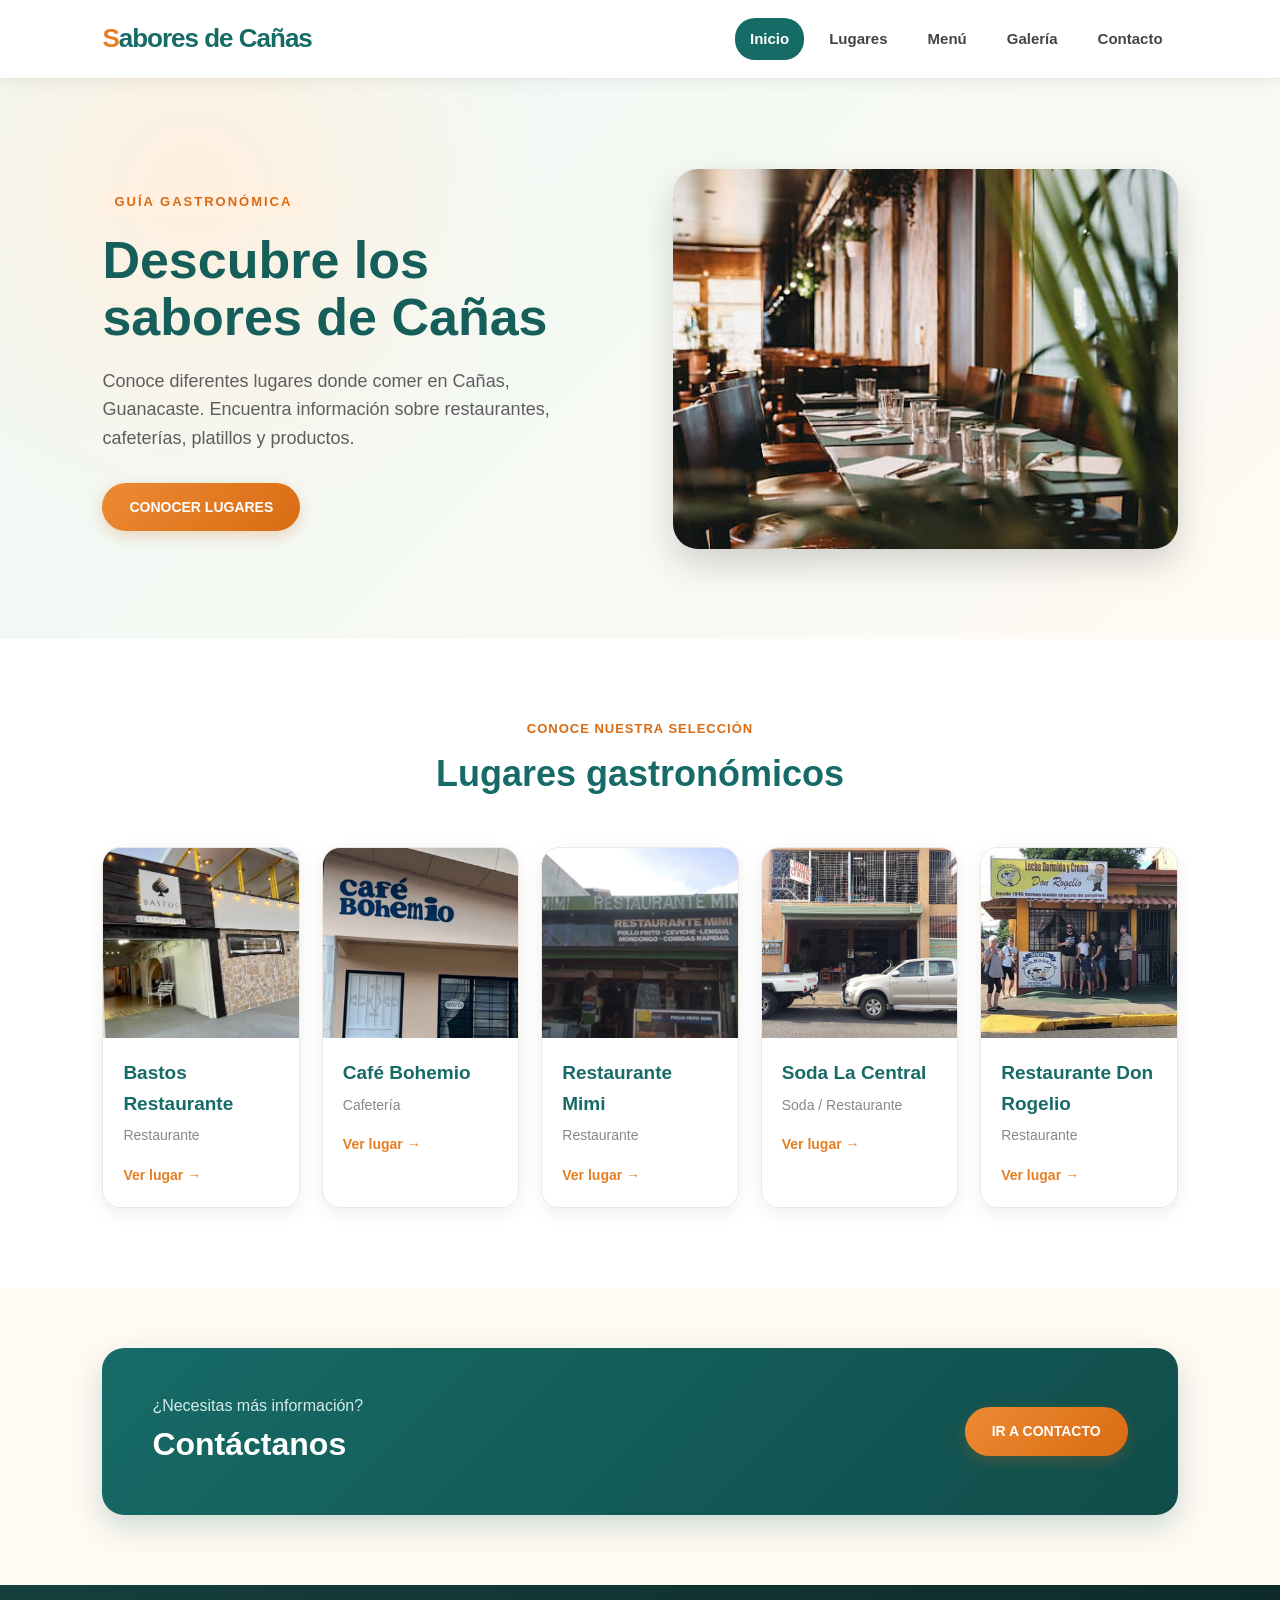
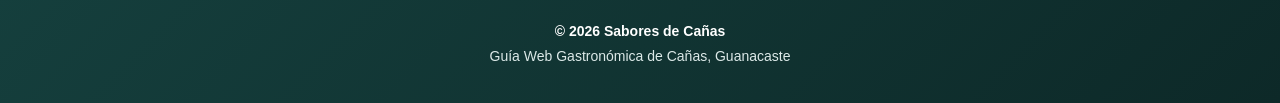
<file: index.html>
<!DOCTYPE html>
<html lang="es">

<head>
    <meta charset="UTF-8">
    <meta name="viewport" content="width=device-width, initial-scale=1.0">
    <title>Sabores de Cañas</title>

    <link rel="stylesheet" href="estilos.css">
</head>

<body>

    <header>
        <div class="logo">
            <h2>Sabores de Cañas</h2>
        </div>

        <nav>
            <a href="index.html" class="activo">Inicio</a>
            <a href="lugares.html">Lugares</a>
            <a href="menu.html">Menú</a>
            <a href="galeria.html">Galería</a>
            <a href="contacto.html">Contacto</a>
        </nav>
    </header>


    <main>

        <!-- PRESENTACIÓN -->
        <section class="inicio">

            <div class="inicio-texto">
                <p class="subtitulo">Guía gastronómica</p>

                <h1>Descubre los sabores de Cañas</h1>

                <p>
                    Conoce diferentes lugares donde comer en Cañas,
                    Guanacaste. Encuentra información sobre restaurantes,
                    cafeterías, platillos y productos.
                </p>

                <a href="lugares.html" class="boton">
                    CONOCER LUGARES
                </a>
            </div>

            <div class="inicio-imagen">
                <img src="principal.jpg"
                     alt="Gastronomía de Cañas">
            </div>

        </section>


        <!-- LUGARES DESTACADOS -->
        <section class="destacados">

            <div class="titulo-seccion">
                <p>Conoce nuestra selección</p>
                <h2>Lugares gastronómicos</h2>
            </div>


            <div class="contenedor-tarjetas">

                <article class="tarjeta">
                    <img src="bastos.png"
                         alt="Bastos Restaurante">

                    <div class="tarjeta-info">
                        <h3>Bastos Restaurante</h3>
                        <p>Restaurante</p>

                        <a href="lugares.html#bastos">
                            Ver lugar →
                        </a>
                    </div>
                </article>


                <article class="tarjeta">
                    <img src="bohemio.png"
                         alt="Café Bohemio">

                    <div class="tarjeta-info">
                        <h3>Café Bohemio</h3>
                        <p>Cafetería</p>

                        <a href="lugares.html#bohemio">
                            Ver lugar →
                        </a>
                    </div>
                </article>


                <article class="tarjeta">
                    <img src="mimi.png"
                         alt="Restaurante Mimi">

                    <div class="tarjeta-info">
                        <h3>Restaurante Mimi</h3>
                        <p>Restaurante</p>

                        <a href="lugares.html#mimi">
                            Ver lugar →
                        </a>
                    </div>
                </article>


                <article class="tarjeta">
                    <img src="central.png"
                         alt="Soda La Central">

                    <div class="tarjeta-info">
                        <h3>Soda La Central</h3>
                        <p>Soda / Restaurante</p>

                        <a href="lugares.html#central">
                            Ver lugar →
                        </a>
                    </div>
                </article>


                <article class="tarjeta">
                    <img src="rogelio.png"
                         alt="Restaurante Don Rogelio">

                    <div class="tarjeta-info">
                        <h3>Restaurante Don Rogelio</h3>
                        <p>Restaurante</p>

                        <a href="lugares.html#rogelio">
                            Ver lugar →
                        </a>
                    </div>
                </article>

            </div>

        </section>


        <!-- CONTACTO -->
        <section class="contacto-inicio">

            <div>
                <p>¿Necesitas más información?</p>
                <h2>Contáctanos</h2>
            </div>

            <a href="contacto.html" class="boton">
                IR A CONTACTO
            </a>

        </section>

    </main>


    <footer>
        <p>© 2026 Sabores de Cañas</p>
        <p>Guía Web Gastronómica de Cañas, Guanacaste</p>
    </footer>

<script src="script.js"></script>

</body>

</html>
</file>
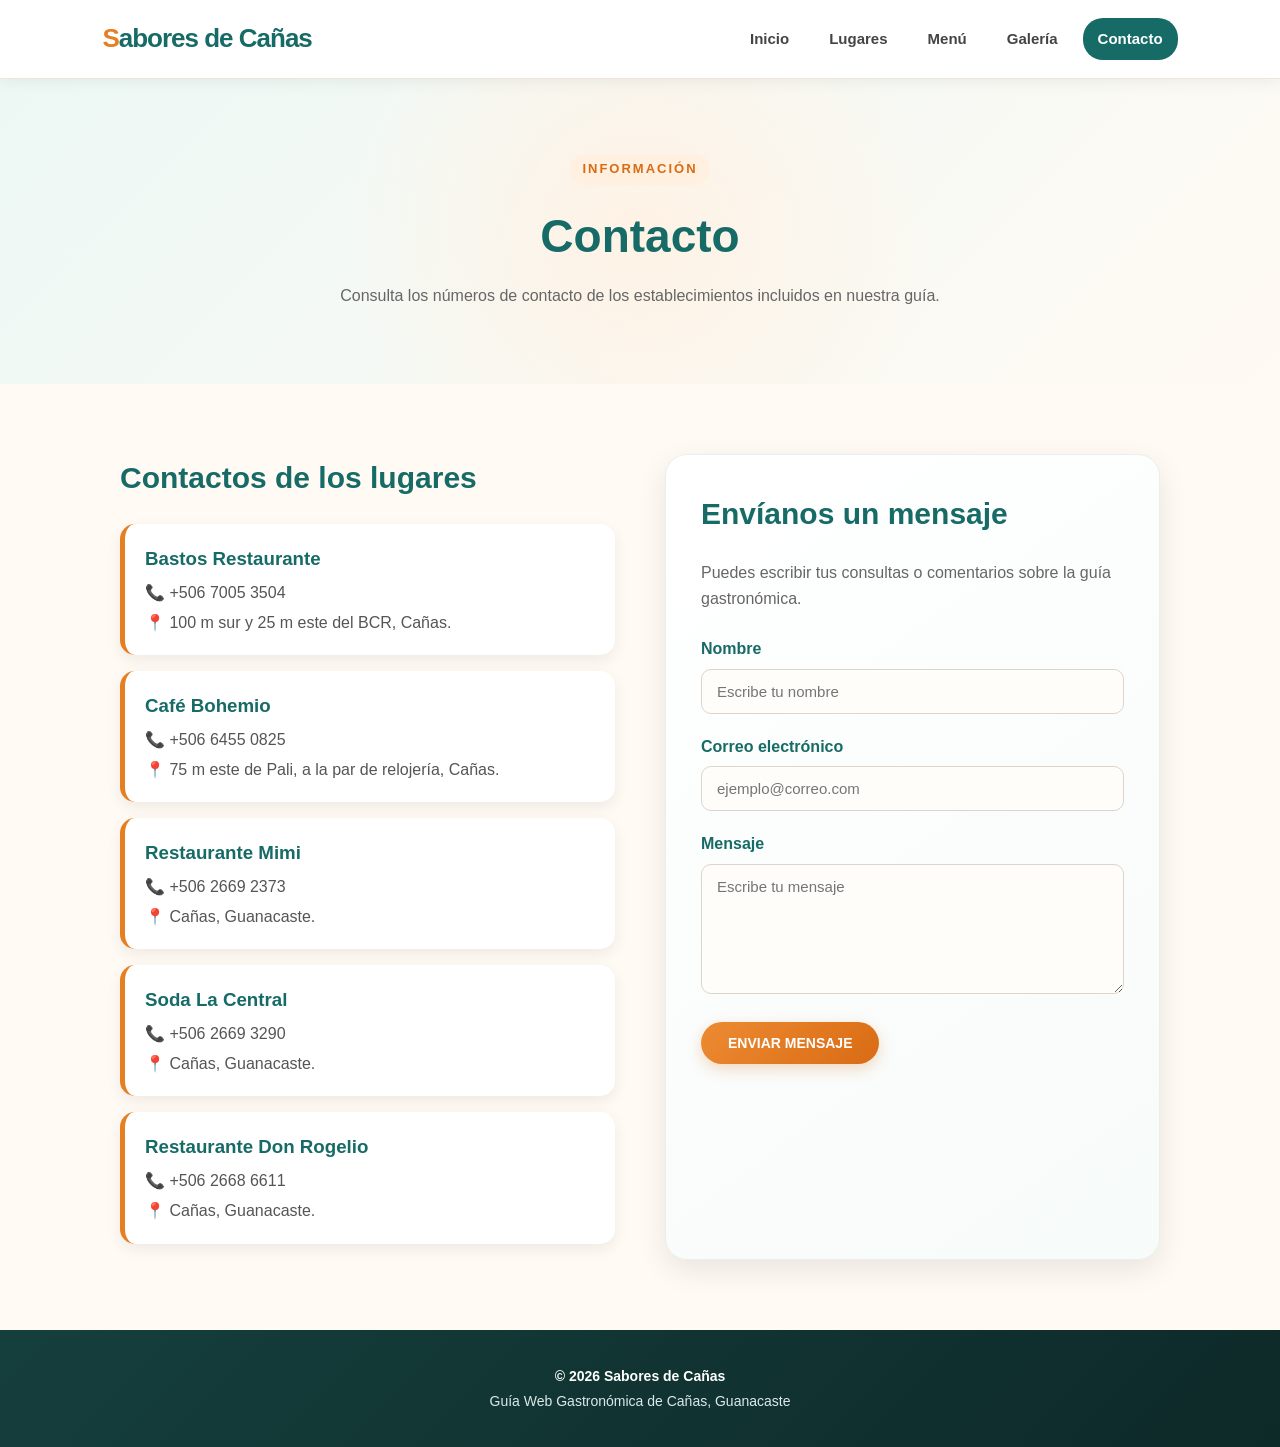
<file: contacto.html>
<!DOCTYPE html>
<html lang="es">

<head>
    <meta charset="UTF-8">
    <meta name="viewport" content="width=device-width, initial-scale=1.0">

    <title>Contacto | Sabores de Cañas</title>

    <link rel="stylesheet" href="estilos.css">
</head>

<body>

    <!-- =========================
         ENCABEZADO
    ========================== -->

    <header>

        <div class="logo">
            <h2>Sabores de Cañas</h2>
        </div>

        <nav>
            <a href="index.html">Inicio</a>
            <a href="lugares.html">Lugares</a>
            <a href="menu.html">Menú</a>
            <a href="galeria.html">Galería</a>
            <a href="contacto.html" class="activo">Contacto</a>
        </nav>

    </header>


    <main>

        <!-- =========================
             TÍTULO DE LA PÁGINA
        ========================== -->

        <section class="encabezado-pagina">

            <p class="subtitulo">
                Información
            </p>

            <h1>Contacto</h1>

            <p>
                Consulta los números de contacto de los
                establecimientos incluidos en nuestra guía.
            </p>

        </section>


        <!-- =========================
             CONTACTO
        ========================== -->

        <section class="contacto-contenedor">


            <!-- INFORMACIÓN DE LOS LUGARES -->

            <div class="datos-contacto">

                <h2>Contactos de los lugares</h2>


                <div class="contacto-lugar">

                    <h3>Bastos Restaurante</h3>

                    <p>
                        📞 +506 7005 3504
                    </p>

                    <p>
                        📍 100 m sur y 25 m este del BCR, Cañas.
                    </p>

                </div>


                <div class="contacto-lugar">

                    <h3>Café Bohemio</h3>

                    <p>
                        📞 +506 6455 0825
                    </p>

                    <p>
                        📍 75 m este de Pali, a la par de relojería, Cañas.
                    </p>

                </div>


                <div class="contacto-lugar">

                    <h3>Restaurante Mimi</h3>

                    <p>
                        📞 +506 2669 2373
                    </p>

                    <p>
                        📍 Cañas, Guanacaste.
                    </p>

                </div>


                <div class="contacto-lugar">

                    <h3>Soda La Central</h3>

                    <p>
                        📞 +506 2669 3290
                    </p>

                    <p>
                        📍 Cañas, Guanacaste.
                    </p>

                </div>


                <div class="contacto-lugar">

                    <h3>Restaurante Don Rogelio</h3>

                    <p>
                        📞 +506 2668 6611
                    </p>

                    <p>
                        📍 Cañas, Guanacaste.
                    </p>

                </div>

            </div>


            <!-- =========================
                 FORMULARIO
            ========================== -->

            <div class="caja-formulario">

                <h2>Envíanos un mensaje</h2>

                <p>
                    Puedes escribir tus consultas o comentarios
                    sobre la guía gastronómica.
                </p>


                <form
    id="formulario-contacto"
    action="https://script.google.com/macros/s/AKfycbw9MCAxdNZzAYWAcUl7oF7qz7sMlZqYrc6TTbxPRgeMRo52duho3zDGGxDqIv5DFe6C/exec"
    method="POST"
    target="envio-oculto"
    novalidate>

                    <!-- NOMBRE -->

                    <div class="campo">

                        <label for="nombre">
                            Nombre
                        </label>

                        <input
                            type="text"
                            id="nombre"
                            name="nombre"
                            placeholder="Escribe tu nombre"
                            required>

                    </div>


                    <!-- CORREO -->

                    <div class="campo">

                        <label for="correo">
                            Correo electrónico
                        </label>

                        <input
                            type="email"
                            id="correo"
                            name="correo"
                            placeholder="ejemplo@correo.com"
                            required>

                    </div>


                    <!-- MENSAJE -->

                    <div class="campo">

                        <label for="mensaje">
                            Mensaje
                        </label>

                        <textarea
                            id="mensaje"
                            name="mensaje"
                            rows="6"
                            placeholder="Escribe tu mensaje"
                            required></textarea>

                    </div>


                    <!-- BOTÓN -->

                    <button
                        type="submit"
                        class="boton">

                        ENVIAR MENSAJE

                    </button>

                    <p id="estado-formulario" class="estado-formulario" role="status" aria-live="polite"></p>

                </form>
                <iframe name="envio-oculto" id="envio-oculto" title="Respuesta del envío" hidden></iframe>

            </div>

        </section>

    </main>


    <!-- =========================
         PIE DE PÁGINA
    ========================== -->

    <footer>

        <p>
            © 2026 Sabores de Cañas
        </p>

        <p>
            Guía Web Gastronómica de Cañas, Guanacaste
        </p>

    </footer>


    <!-- JAVASCRIPT -->

    <script src="script.js"></script>

</body>

</html>
</file>
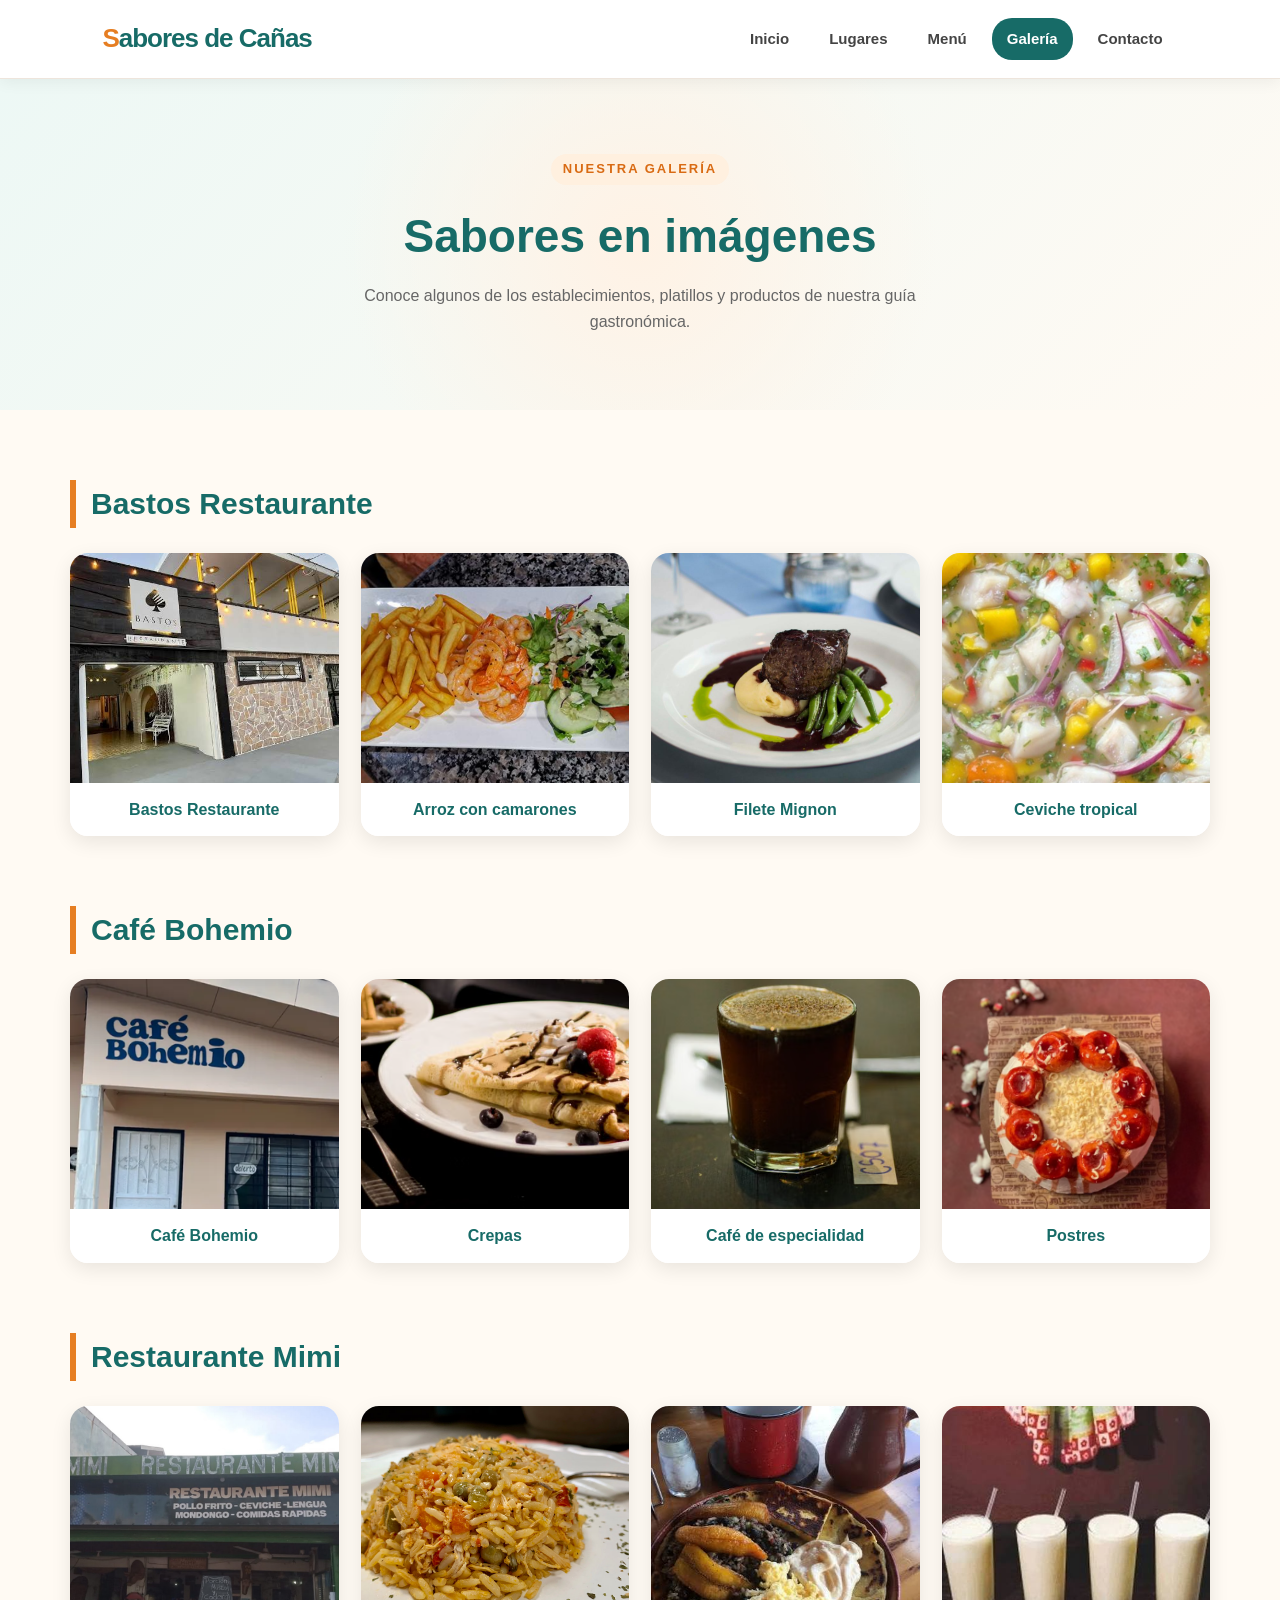
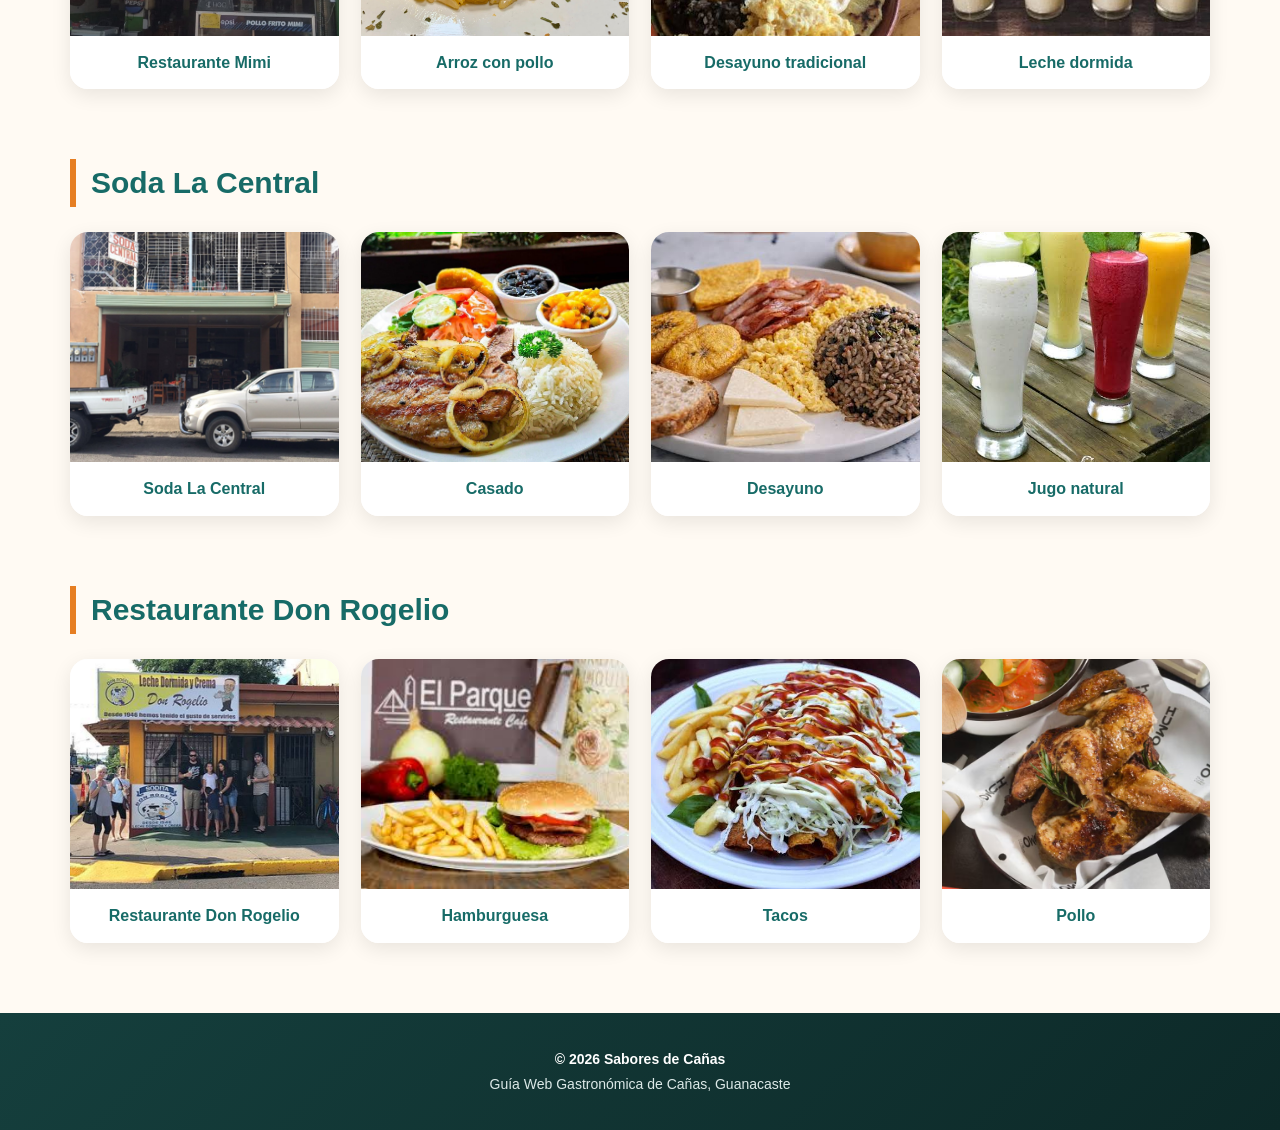
<file: galeria.html>
<!DOCTYPE html> 

<html lang="es"> 

<head> 
    <meta charset="UTF-8"> 
    <meta name="viewport" content="width=device-width, initial-scale=1.0"> 
    <title>Galería | Sabores de Cañas</title> 
    <link rel="stylesheet" href="estilos.css"> 
</head> 

<body> 

<header> 
    <div class="logo"> 
        <h2>Sabores de Cañas</h2> 
    </div> 

<nav> 
    <a href="index.html">Inicio</a> 
    <a href="lugares.html">Lugares</a> 
    <a href="menu.html">Menú</a> 
    <a href="galeria.html" class="activo">Galería</a> 
    <a href="contacto.html">Contacto</a>
</nav> 

</header> 

<main> 

<section class="encabezado-pagina"> 
    <p class="subtitulo">Nuestra galería</p> 
    <h1>Sabores en imágenes</h1> 
    <p> 
        Conoce algunos de los establecimientos, platillos 
        y productos de nuestra guía gastronómica. 
    </p> 
</section> 


<!-- BASTOS --> 
<section class="seccion-galeria"> 

    <h2>Bastos Restaurante</h2> 

    <div class="galeria"> 

        <figure> 
            <img src="bastos.png" 
                 alt="Bastos Restaurante"> 
            <figcaption>Bastos Restaurante</figcaption> 
        </figure> 

        <figure> 
            <img src="arroz con camarones.png" 
                 alt="Arroz con camarones"> 
            <figcaption>Arroz con camarones</figcaption> 
        </figure> 

        <figure> 
            <img src="filete mignon.png" 
                 alt="Filete Mignon"> 
            <figcaption>Filete Mignon</figcaption> 
        </figure> 

        <figure> 
            <img src="ceviche Tropical.jpg" 
                 alt="Ceviche tropical"> 
            <figcaption>Ceviche tropical</figcaption> 
        </figure> 

    </div> 
</section> 


<!-- CAFÉ BOHEMIO --> 
<section class="seccion-galeria"> 

    <h2>Café Bohemio</h2> 

    <div class="galeria"> 

        <figure> 
            <img src="bohemio.png" 
                 alt="Café Bohemio"> 
            <figcaption>Café Bohemio</figcaption> 
        </figure> 

        <figure> 
            <img src="crepas.png" 
                 alt="Crepas"> 
            <figcaption>Crepas</figcaption> 
        </figure> 

        <figure> 
            <img src="cafe de especialidad.png" 
                 alt="Café de especialidad"> 
            <figcaption>Café de especialidad</figcaption> 
        </figure> 

        <figure> 
            <img src="postres.png" 
                 alt="Postres"> 
            <figcaption>Postres</figcaption> 
        </figure> 

    </div> 
</section> 


<!-- MIMI --> 
<section class="seccion-galeria"> 

    <h2>Restaurante Mimi</h2> 

    <div class="galeria"> 

        <figure> 
            <img src="mimi.png" 
                 alt="Restaurante Mimi"> 
            <figcaption>Restaurante Mimi</figcaption> 
        </figure> 

        <figure> 
            <img src="arroz con pollo.jpg" 
                 alt="Arroz con pollo"> 
            <figcaption>Arroz con pollo</figcaption> 
        </figure> 

        <figure> 
            <img src="desayuno tradicional.jpg" 
                 alt="Desayuno tradicional"> 
            <figcaption>Desayuno tradicional</figcaption> 
        </figure> 

        <figure> 
            <img src="Restaurante Mimi - leche dormida.jpg" 
                 alt="Leche dormida"> 
            <figcaption>Leche dormida</figcaption> 
        </figure> 

    </div> 
</section> 


<!-- SODA LA CENTRAL --> 
<section class="seccion-galeria"> 

    <h2>Soda La Central</h2> 

    <div class="galeria"> 

        <figure> 
            <img src="central.png" 
                 alt="Soda La Central"> 
            <figcaption>Soda La Central</figcaption> 
        </figure> 

        <figure> 
            <img src="casado.jpg" 
                 alt="Casado"> 
            <figcaption>Casado</figcaption> 
        </figure> 

        <figure> 
            <img src="desayunos.jpg" 
                 alt="Desayuno"> 
            <figcaption>Desayuno</figcaption> 
        </figure> 

        <figure> 
            <img src="jugos naturales.jpg" 
                 alt="Jugo natural"> 
            <figcaption>Jugo natural</figcaption> 
        </figure> 

    </div> 
</section> 


<!-- DON ROGELIO --> 
<section class="seccion-galeria"> 

    <h2>Restaurante Don Rogelio</h2> 

    <div class="galeria"> 

        <figure> 
            <img src="rogelio.png" 
                 alt="Restaurante Don Rogelio"> 
            <figcaption>Restaurante Don Rogelio</figcaption> 
        </figure> 

        <figure> 
            <img src="hamburguesa.jpg" 
                 alt="Hamburguesa"> 
            <figcaption>Hamburguesa</figcaption> 
        </figure> 

        <figure> 
            <img src="tacos.jpg" 
                 alt="Tacos"> 
            <figcaption>Tacos</figcaption> 
        </figure> 

        <figure> 
            <img src="pollo asado.avif" 
                 alt="Pollo"> 
            <figcaption>Pollo</figcaption> 
        </figure> 

    </div> 
</section> 

</main> 

<footer> 
    <p>© 2026 Sabores de Cañas</p> 
    <p>Guía Web Gastronómica de Cañas, Guanacaste</p> 
</footer> 

<script src="script.js"></script>

</body> 
</html>
</file>
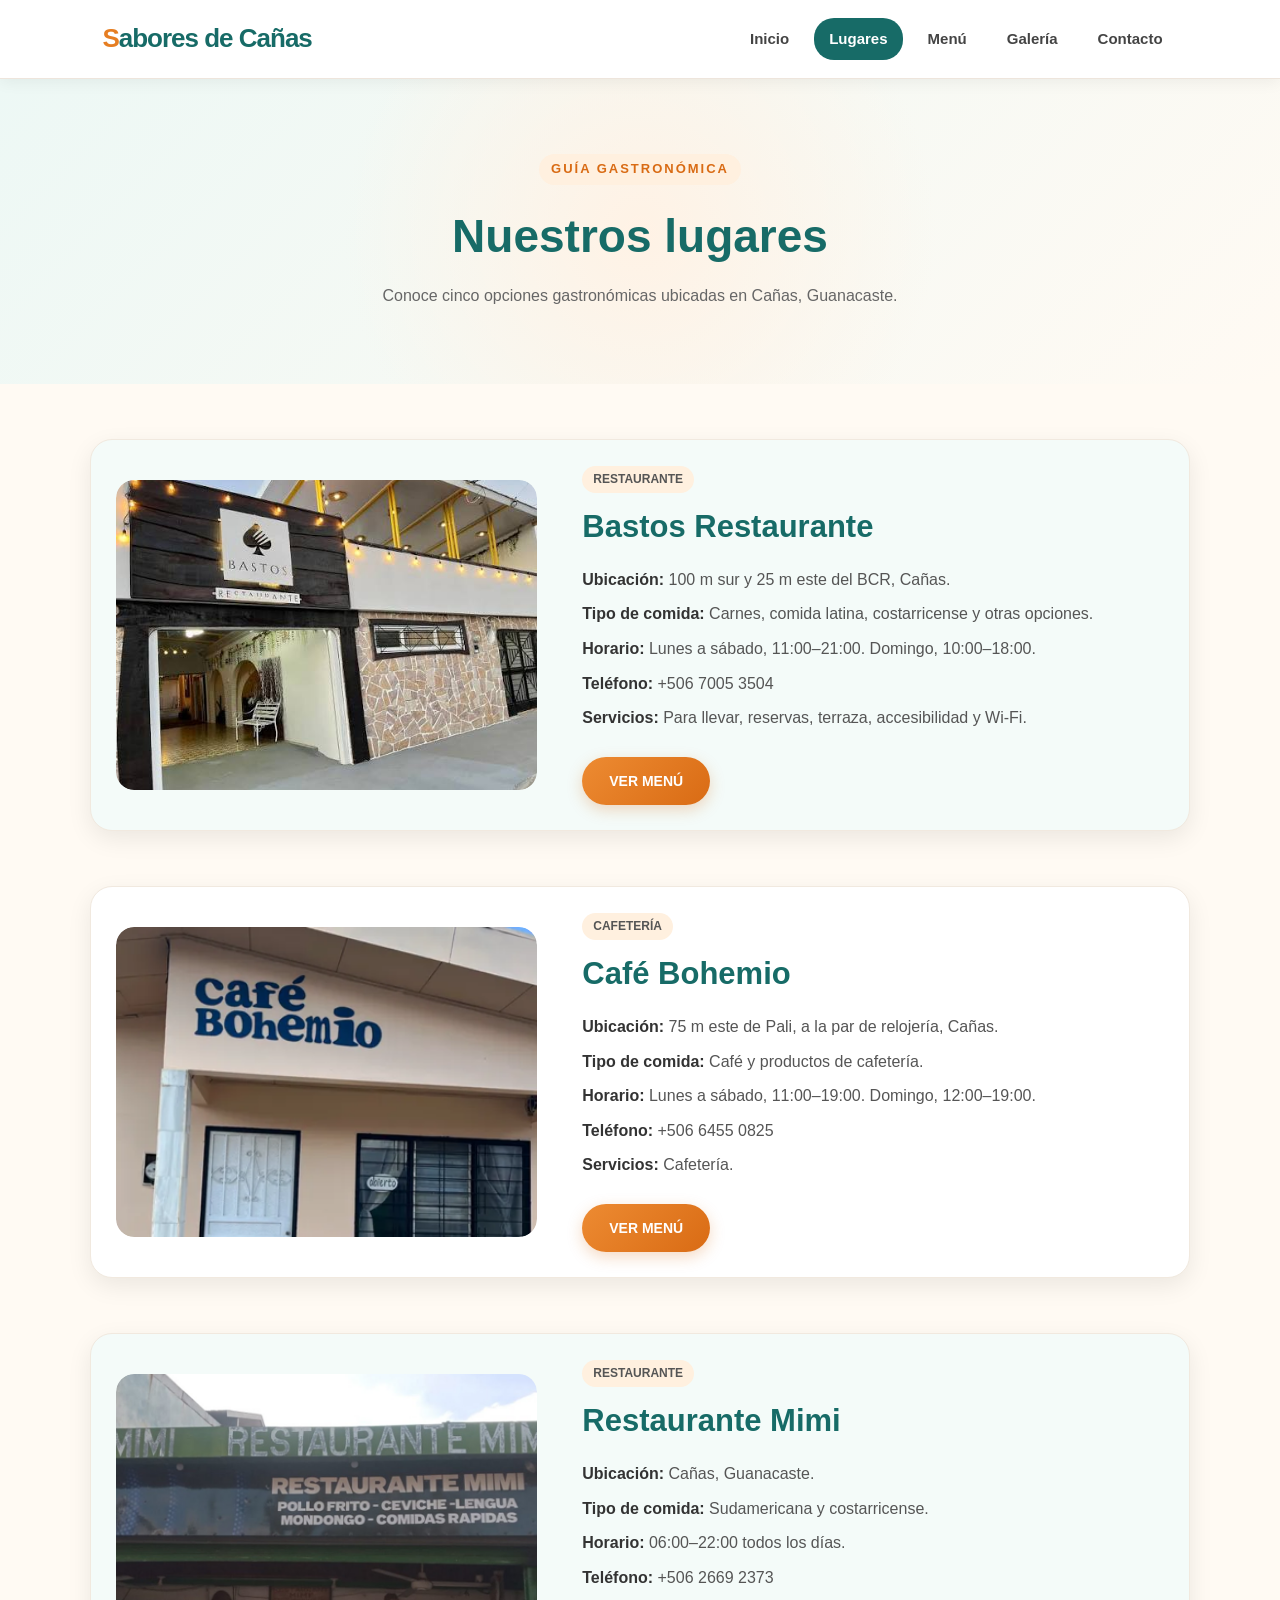
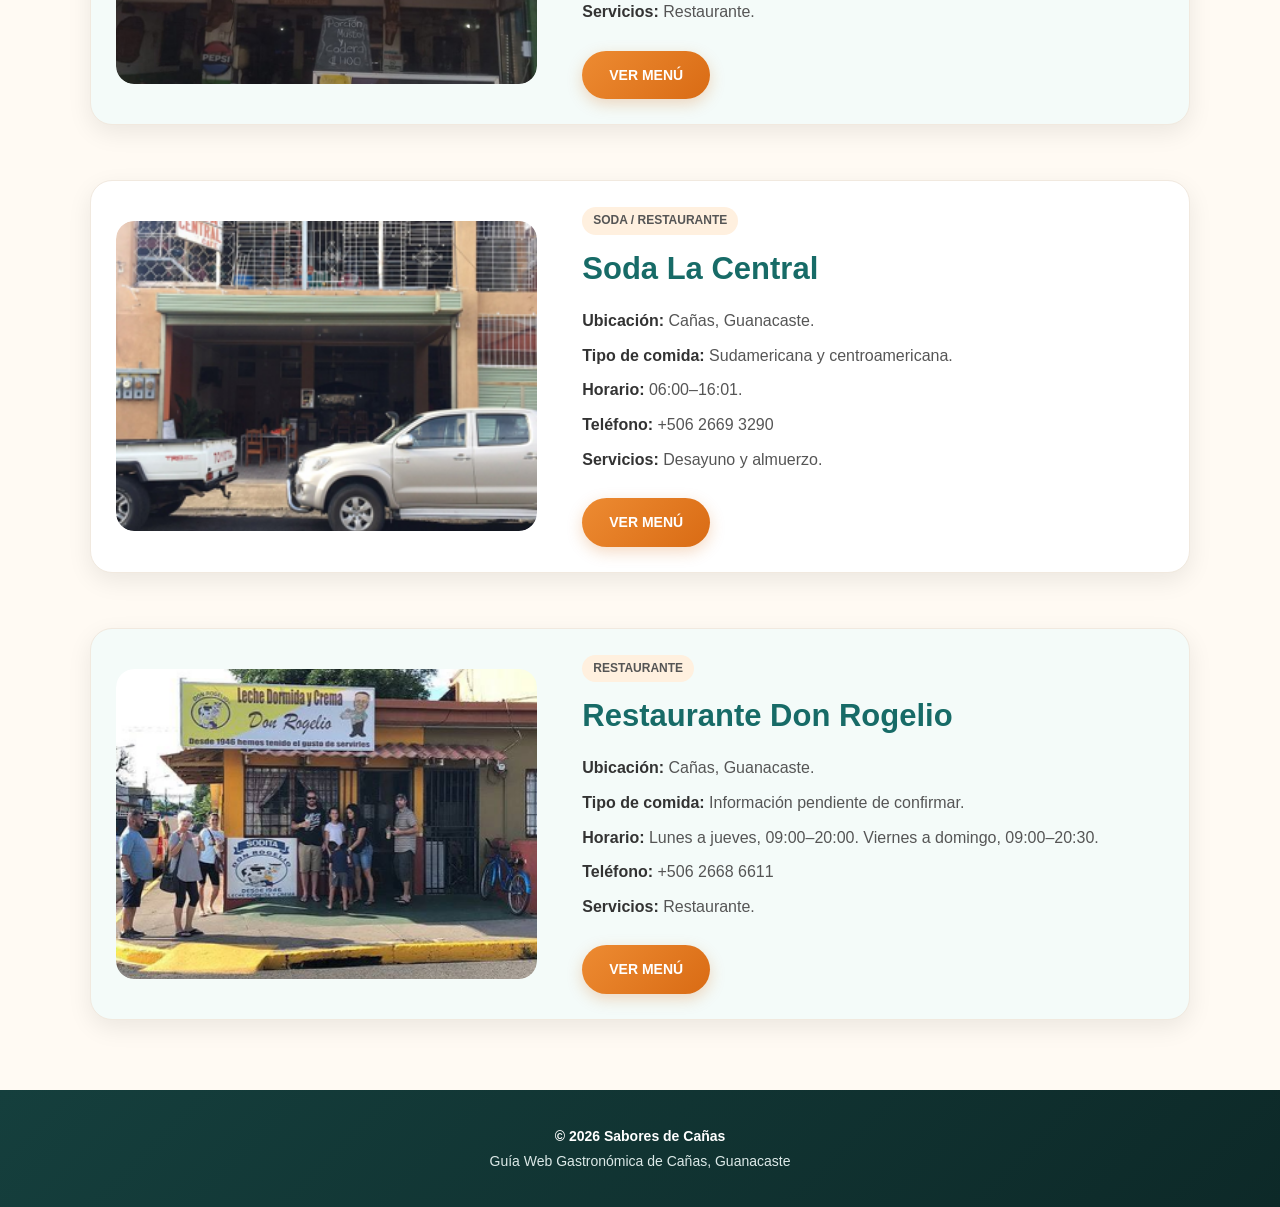
<file: lugares.html>
<!DOCTYPE html>
<html lang="es">

<head>
    <meta charset="UTF-8">
    <meta name="viewport" content="width=device-width, initial-scale=1.0">
    <title>Lugares | Sabores de Cañas</title>
    <link rel="stylesheet" href="estilos.css">
</head>

<body>

    <header>
        <div class="logo">
            <h2>Sabores de Cañas</h2>
        </div>

        <nav>
            <a href="index.html">Inicio</a>
            <a href="lugares.html" class="activo">Lugares</a>
            <a href="menu.html">Menú</a>
            <a href="galeria.html">Galería</a>
            <a href="contacto.html">Contacto</a>
        </nav>
    </header>

    <main>

        <!-- TÍTULO -->
        <section class="encabezado-pagina">
            <p class="subtitulo">Guía gastronómica</p>
            <h1>Nuestros lugares</h1>
            <p>
                Conoce cinco opciones gastronómicas ubicadas
                en Cañas, Guanacaste.
            </p>
        </section>


        <!-- BASTOS -->
        <article class="lugar" id="bastos">

            <div class="lugar-imagen">
                <img src="bastos.png"
                     alt="Bastos Restaurante">
            </div>

            <div class="lugar-info">
                <p class="tipo-lugar">Restaurante</p>
                <h2>Bastos Restaurante</h2>

                <p>
                    <strong>Ubicación:</strong>
                    100 m sur y 25 m este del BCR, Cañas.
                </p>

                <p>
                    <strong>Tipo de comida:</strong>
                    Carnes, comida latina, costarricense y otras opciones.
                </p>

                <p>
                    <strong>Horario:</strong>
                    Lunes a sábado, 11:00–21:00.
                    Domingo, 10:00–18:00.
                </p>

                <p>
                    <strong>Teléfono:</strong>
                    +506 7005 3504
                </p>

                <p>
                    <strong>Servicios:</strong>
                    Para llevar, reservas, terraza,
                    accesibilidad y Wi-Fi.
                </p>

                <a href="menu.html#bastos" class="boton">
                    VER MENÚ
                </a>
            </div>

        </article>


        <!-- CAFÉ BOHEMIO -->
        <article class="lugar" id="bohemio">

            <div class="lugar-imagen">
                <img src="bohemio.png"
                     alt="Café Bohemio">
            </div>

            <div class="lugar-info">
                <p class="tipo-lugar">Cafetería</p>
                <h2>Café Bohemio</h2>

                <p>
                    <strong>Ubicación:</strong>
                    75 m este de Pali, a la par de relojería, Cañas.
                </p>

                <p>
                    <strong>Tipo de comida:</strong>
                    Café y productos de cafetería.
                </p>

                <p>
                    <strong>Horario:</strong>
                    Lunes a sábado, 11:00–19:00.
                    Domingo, 12:00–19:00.
                </p>

                <p>
                    <strong>Teléfono:</strong>
                    +506 6455 0825
                </p>

                <p>
                    <strong>Servicios:</strong>
                    Cafetería.
                </p>

                <a href="menu.html#bohemio" class="boton">
                    VER MENÚ
                </a>
            </div>

        </article>


        <!-- RESTAURANTE MIMI -->
        <article class="lugar" id="mimi">

            <div class="lugar-imagen">
                <img src="mimi.png"
                     alt="Restaurante Mimi">
            </div>

            <div class="lugar-info">
                <p class="tipo-lugar">Restaurante</p>
                <h2>Restaurante Mimi</h2>

                <p>
                    <strong>Ubicación:</strong>
                    Cañas, Guanacaste.
                </p>

                <p>
                    <strong>Tipo de comida:</strong>
                    Sudamericana y costarricense.
                </p>

                <p>
                    <strong>Horario:</strong>
                    06:00–22:00 todos los días.
                </p>

                <p>
                    <strong>Teléfono:</strong>
                    +506 2669 2373
                </p>

                <p>
                    <strong>Servicios:</strong>
                    Restaurante.
                </p>

                <a href="menu.html#mimi" class="boton">
                    VER MENÚ
                </a>
            </div>

        </article>


        <!-- SODA LA CENTRAL -->
        <article class="lugar" id="central">

            <div class="lugar-imagen">
                <img src="central.png"
                     alt="Soda La Central">
            </div>

            <div class="lugar-info">
                <p class="tipo-lugar">Soda / Restaurante</p>
                <h2>Soda La Central</h2>

                <p>
                    <strong>Ubicación:</strong>
                    Cañas, Guanacaste.
                </p>

                <p>
                    <strong>Tipo de comida:</strong>
                    Sudamericana y centroamericana.
                </p>

                <p>
                    <strong>Horario:</strong>
                    06:00–16:01.
                </p>

                <p>
                    <strong>Teléfono:</strong>
                    +506 2669 3290
                </p>

                <p>
                    <strong>Servicios:</strong>
                    Desayuno y almuerzo.
                </p>

                <a href="menu.html#central" class="boton">
                    VER MENÚ
                </a>
            </div>

        </article>


        <!-- DON ROGELIO -->
        <article class="lugar" id="rogelio">

            <div class="lugar-imagen">
                <img src="rogelio.png"
                     alt="Restaurante Don Rogelio">
            </div>

            <div class="lugar-info">
                <p class="tipo-lugar">Restaurante</p>
                <h2>Restaurante Don Rogelio</h2>

                <p>
                    <strong>Ubicación:</strong>
                    Cañas, Guanacaste.
                </p>

                <p>
                    <strong>Tipo de comida:</strong>
                    Información pendiente de confirmar.
                </p>

                <p>
                    <strong>Horario:</strong>
                    Lunes a jueves, 09:00–20:00.
                    Viernes a domingo, 09:00–20:30.
                </p>

                <p>
                    <strong>Teléfono:</strong>
                    +506 2668 6611
                </p>

                <p>
                    <strong>Servicios:</strong>
                    Restaurante.
                </p>

                <a href="menu.html#rogelio" class="boton">
                    VER MENÚ
                </a>
            </div>

        </article>

    </main>


    <footer>
        <p>© 2026 Sabores de Cañas</p>
        <p>Guía Web Gastronómica de Cañas, Guanacaste</p>
    </footer>

<script src="script.js"></script>

</body>

</html>
</file>
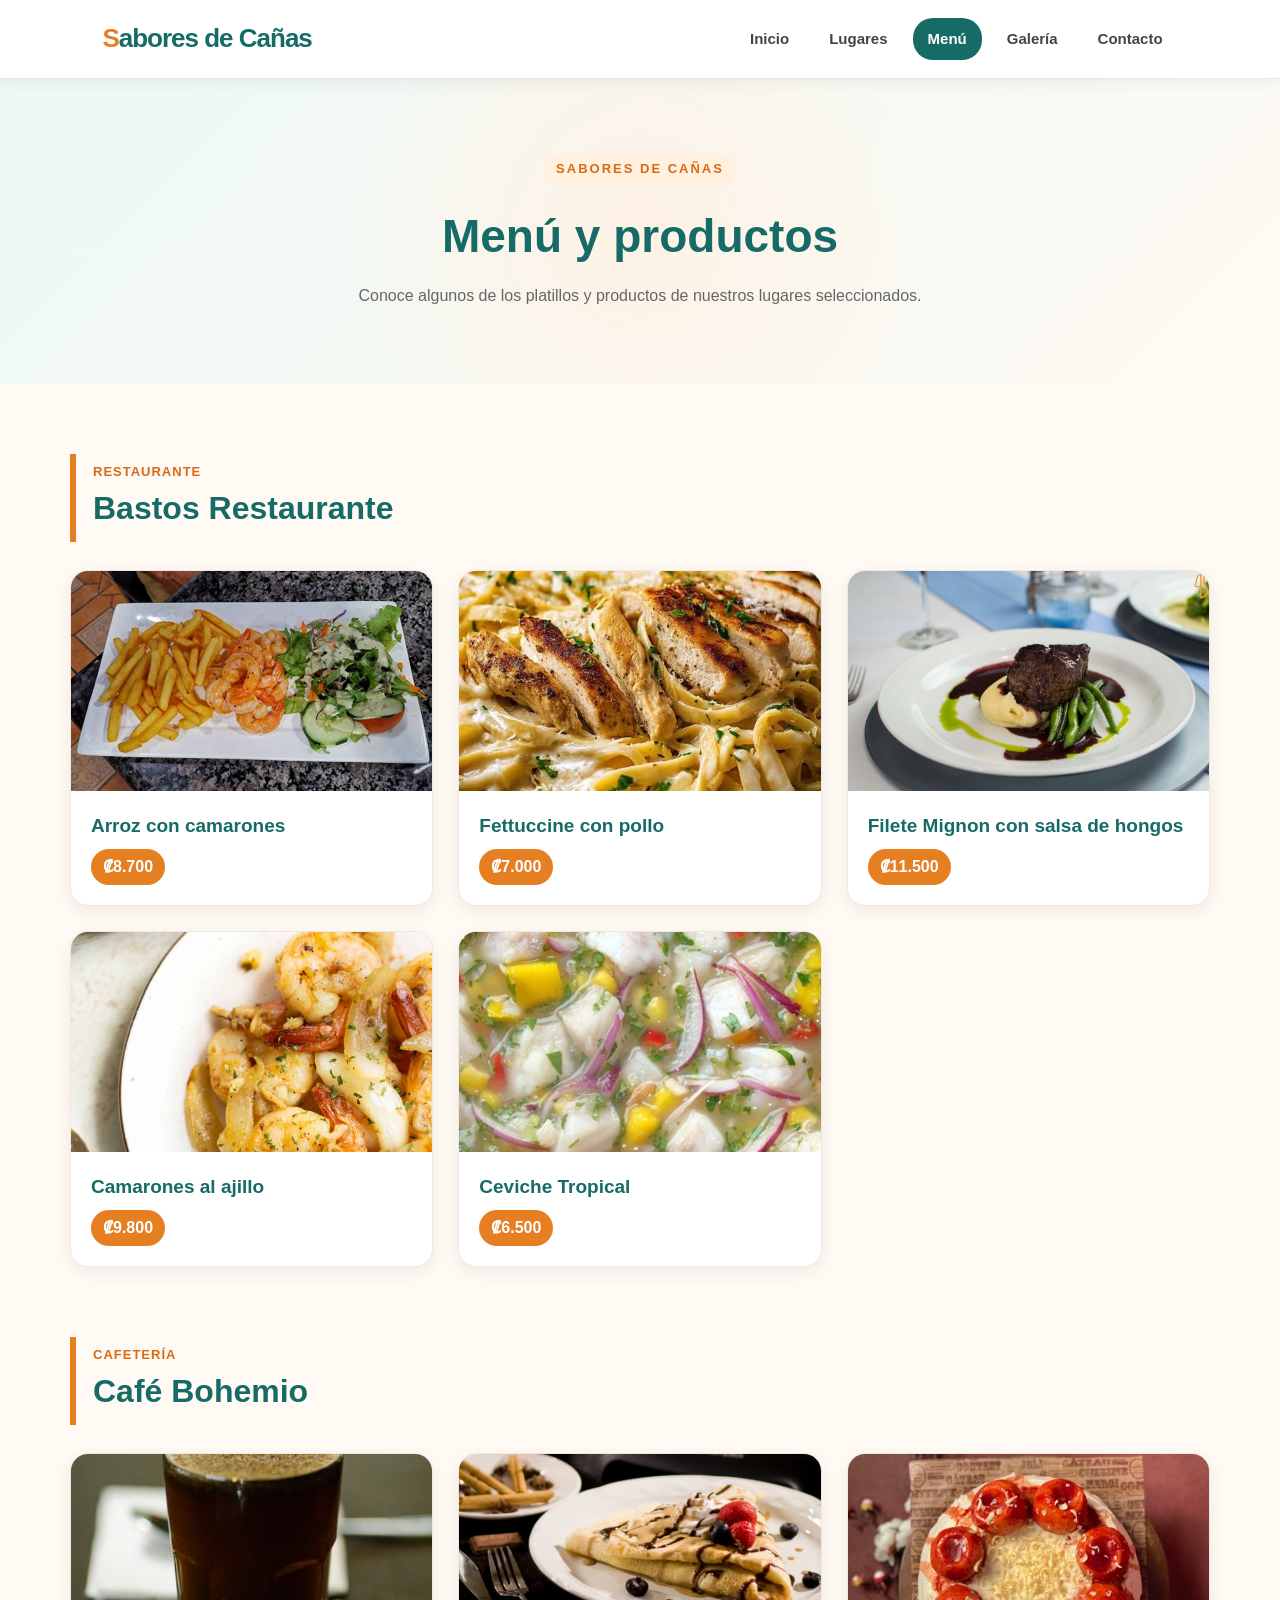
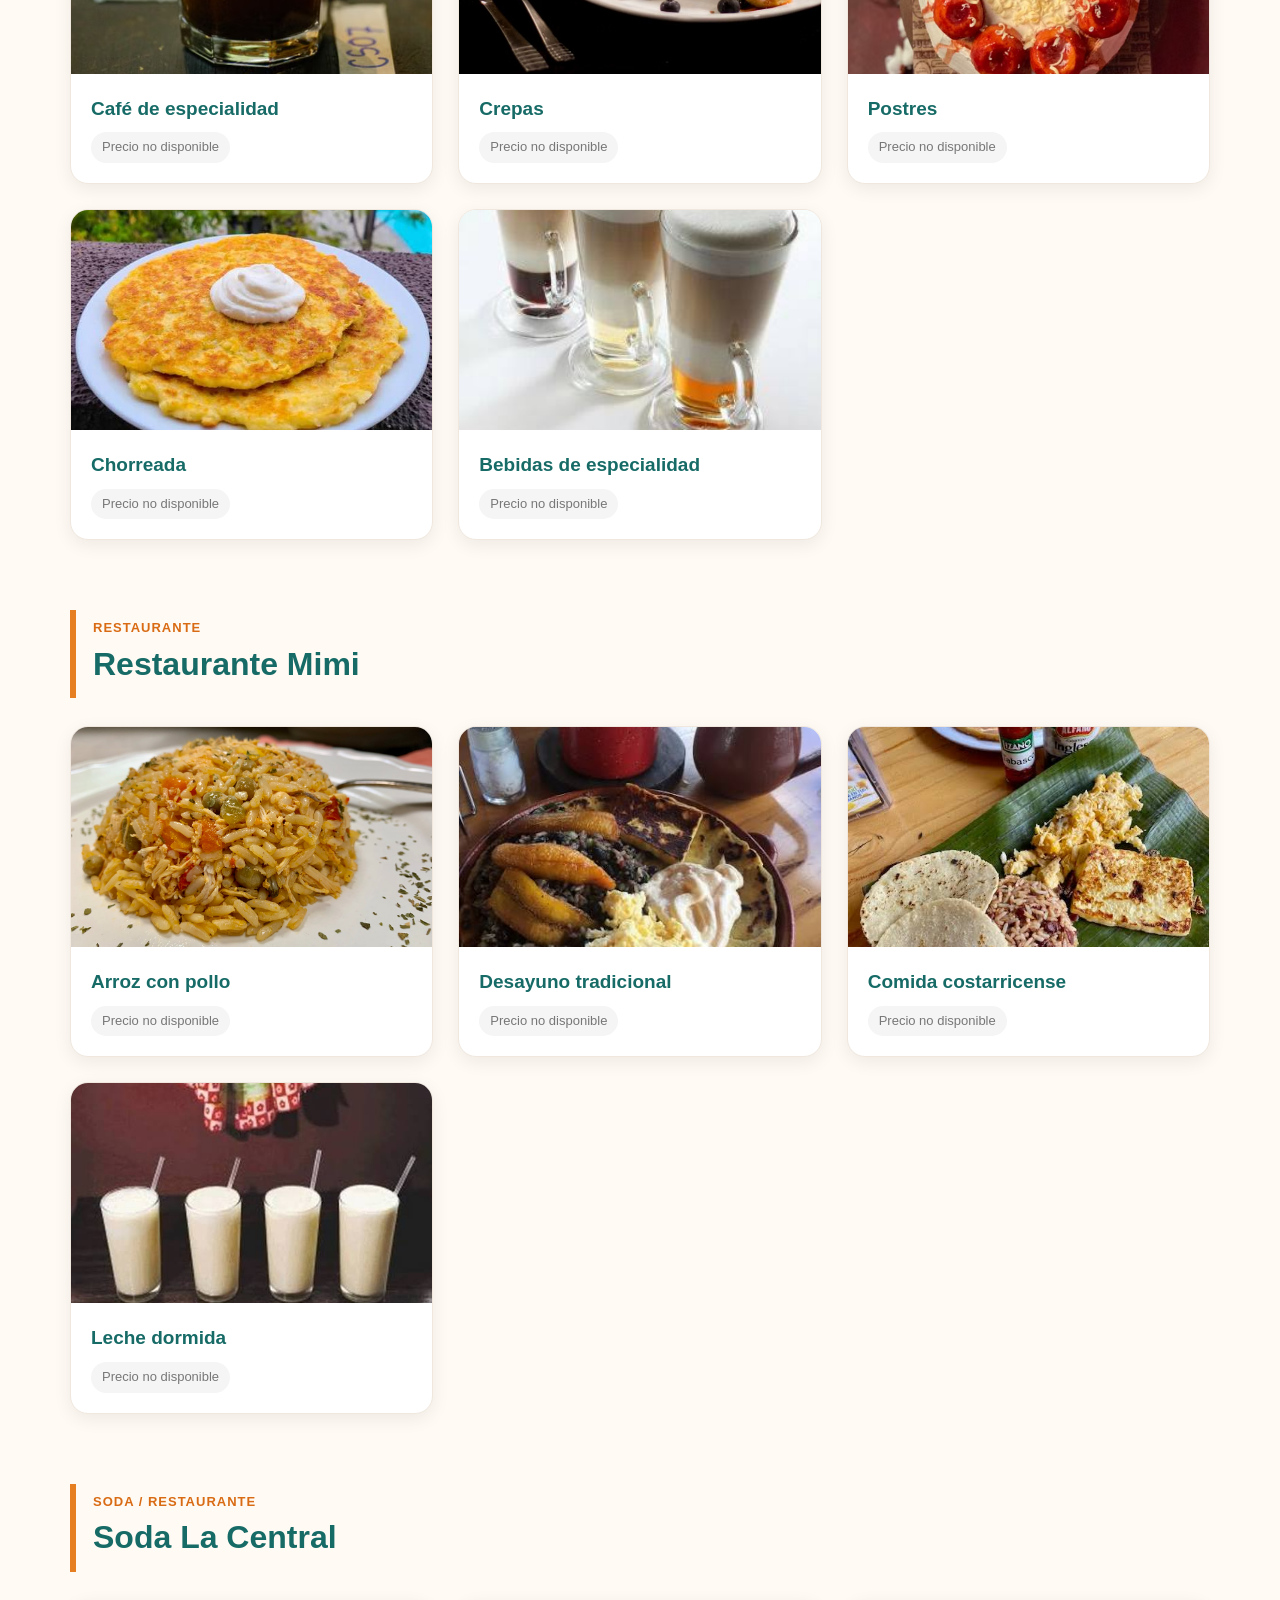
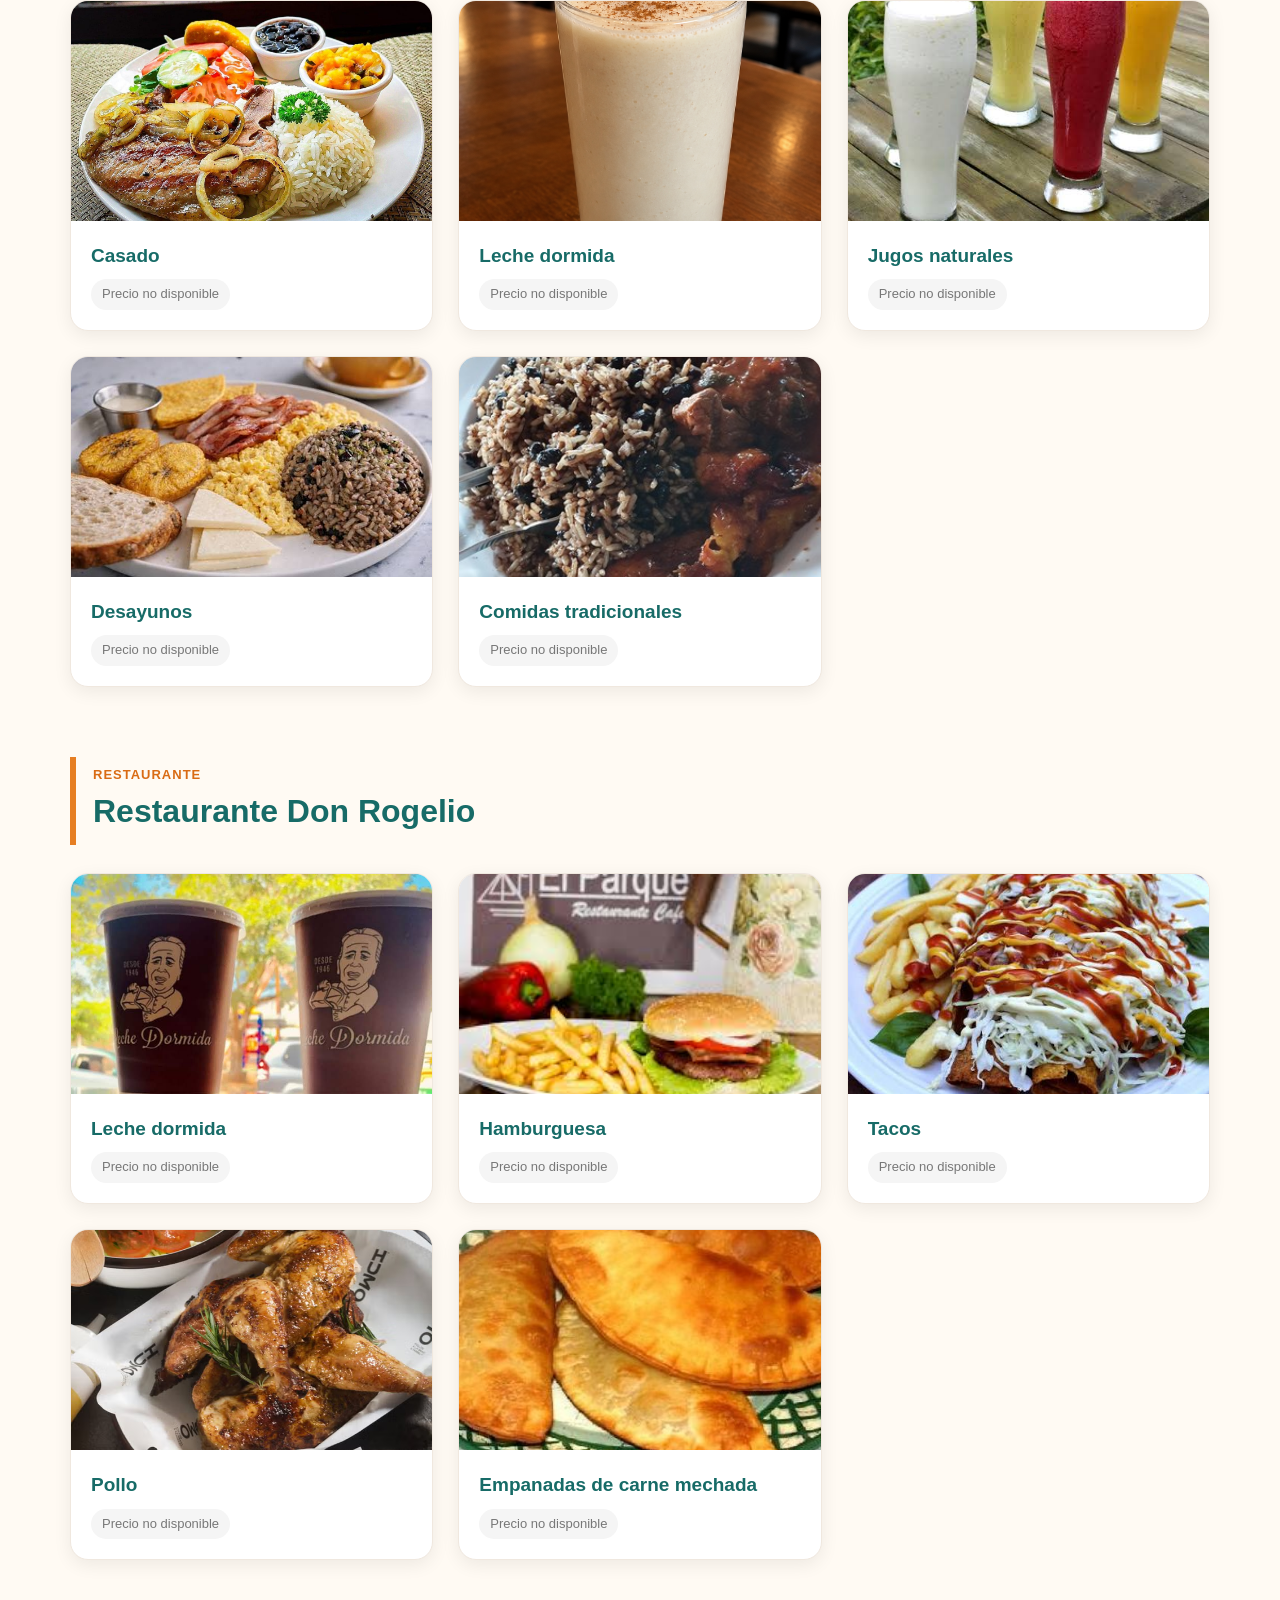
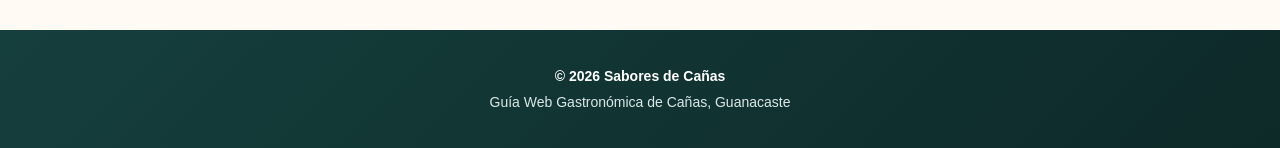
<file: menu.html>
<!DOCTYPE html>
<html lang="es">

<head>
    <meta charset="UTF-8">
    <meta name="viewport" content="width=device-width, initial-scale=1.0">
    <title>Menú | Sabores de Cañas</title>
    <link rel="stylesheet" href="estilos.css">
</head>

<body>

<header>
    <div class="logo">
        <h2>Sabores de Cañas</h2>
    </div>

    <nav>
        <a href="index.html">Inicio</a>
        <a href="lugares.html">Lugares</a>
        <a href="menu.html" class="activo">Menú</a>
        <a href="galeria.html">Galería</a>
        <a href="contacto.html">Contacto</a>
    </nav>
</header>

<main>

    <!-- TÍTULO -->
    <section class="encabezado-pagina">
        <p class="subtitulo">Sabores de Cañas</p>
        <h1>Menú y productos</h1>
        <p>
            Conoce algunos de los platillos y productos
            de nuestros lugares seleccionados.
        </p>
    </section>


    <!-- BASTOS -->
    <section class="menu-restaurante" id="bastos">

        <div class="titulo-menu">
            <p>Restaurante</p>
            <h2>Bastos Restaurante</h2>
        </div>

        <div class="productos">

            <article class="producto">
                <img src="arroz con camarones.png"
                     alt="Arroz con camarones">

                <div class="producto-info">
                    <h3>Arroz con camarones</h3>
                    <p class="precio">₡8.700</p>
                </div>
            </article>

            <article class="producto">
                <img src="fettuccine con pollo.jpg"
                     alt="Fettuccine con pollo">

                <div class="producto-info">
                    <h3>Fettuccine con pollo</h3>
                    <p class="precio">₡7.000</p>
                </div>
            </article>

            <article class="producto">
                <img src="filete mignon.png"
                     alt="Filete Mignon con salsa de hongos">

                <div class="producto-info">
                    <h3>Filete Mignon con salsa de hongos</h3>
                    <p class="precio">₡11.500</p>
                </div>
            </article>

            <article class="producto">
                <img src="camarones al ajillo.jpg"
                     alt="Camarones al ajillo">

                <div class="producto-info">
                    <h3>Camarones al ajillo</h3>
                    <p class="precio">₡9.800</p>
                </div>
            </article>

            <article class="producto">
                <img src="ceviche Tropical.jpg"
                     alt="Ceviche Tropical">

                <div class="producto-info">
                    <h3>Ceviche Tropical</h3>
                    <p class="precio">₡6.500</p>
                </div>
            </article>

        </div>
    </section>


    <!-- CAFÉ BOHEMIO -->
    <section class="menu-restaurante" id="bohemio">

        <div class="titulo-menu">
            <p>Cafetería</p>
            <h2>Café Bohemio</h2>
        </div>

        <div class="productos">

            <article class="producto">
                <img src="cafe de especialidad.png">
                <div class="producto-info">
                    <h3>Café de especialidad</h3>
                    <p class="precio-no">Precio no disponible</p>
                </div>
            </article>

            <article class="producto">
                <img src="crepas.png" alt="Crepas">
                <div class="producto-info">
                    <h3>Crepas</h3>
                    <p class="precio-no">Precio no disponible</p>
                </div>
            </article>

            <article class="producto">
                <img src="postres.png" alt="Postres">
                <div class="producto-info">
                    <h3>Postres</h3>
                    <p class="precio-no">Precio no disponible</p>
                </div>
            </article>

            <article class="producto">
                <img src="chorreadas.jpg" alt="Chorreada">
                <div class="producto-info">
                    <h3>Chorreada</h3>
                    <p class="precio-no">Precio no disponible</p>
                </div>
            </article>

            <article class="producto">
                <img src="bebidas de especialidad.jpg"
                     alt="Bebidas de especialidad">
                <div class="producto-info">
                    <h3>Bebidas de especialidad</h3>
                    <p class="precio-no">Precio no disponible</p>
                </div>
            </article>

        </div>
    </section>


    <!-- MIMI -->
    <section class="menu-restaurante" id="mimi">

        <div class="titulo-menu">
            <p>Restaurante</p>
            <h2>Restaurante Mimi</h2>
        </div>

        <div class="productos">

            <article class="producto">
                <img src="arroz con pollo.jpg" alt="Arroz con pollo">
                <div class="producto-info">
                    <h3>Arroz con pollo</h3>
                    <p class="precio-no">Precio no disponible</p>
                </div>
            </article>

            <article class="producto">
                <img src="desayuno tradicional.jpg"
                     alt="Desayuno tradicional">
                <div class="producto-info">
                    <h3>Desayuno tradicional</h3>
                    <p class="precio-no">Precio no disponible</p>
                </div>
            </article>

            <article class="producto">
                <img src="comida costarricense.jpg"
                     alt="Comida costarricense">
                <div class="producto-info">
                    <h3>Comida costarricense</h3>
                    <p class="precio-no">Precio no disponible</p>
                </div>
            </article>

            <article class="producto">
                <img src="Restaurante Mimi - leche dormida.jpg" alt="Leche dormida">
                <div class="producto-info">
                    <h3>Leche dormida</h3>
                    <p class="precio-no">Precio no disponible</p>
                </div>
            </article>

        </div>
    </section>


    <!-- SODA LA CENTRAL -->
    <section class="menu-restaurante" id="central">

        <div class="titulo-menu">
            <p>Soda / Restaurante</p>
            <h2>Soda La Central</h2>
        </div>

        <div class="productos">

            <article class="producto">
                <img src="casado.jpg" alt="Casado">
                <div class="producto-info">
                    <h3>Casado</h3>
                    <p class="precio-no">Precio no disponible</p>
                </div>
            </article>

            <article class="producto">
                <img src="leche dormida.png" alt="Leche dormida">
                <div class="producto-info">
                    <h3>Leche dormida</h3>
                    <p class="precio-no">Precio no disponible</p>
                </div>
            </article>

            <article class="producto">
                <img src="jugos naturales.jpg" alt="Jugos naturales">
                <div class="producto-info">
                    <h3>Jugos naturales</h3>
                    <p class="precio-no">Precio no disponible</p>
                </div>
            </article>

            <article class="producto">
                <img src="desayunos.jpg" alt="Desayunos">
                <div class="producto-info">
                    <h3>Desayunos</h3>
                    <p class="precio-no">Precio no disponible</p>
                </div>
            </article>

            <article class="producto">
                <img src="comidas tradicionales.jpg"
                     alt="Comidas tradicionales">
                <div class="producto-info">
                    <h3>Comidas tradicionales</h3>
                    <p class="precio-no">Precio no disponible</p>
                </div>
            </article>

        </div>
    </section>


    <!-- DON ROGELIO -->
    <section class="menu-restaurante" id="rogelio">

        <div class="titulo-menu">
            <p>Restaurante</p>
            <h2>Restaurante Don Rogelio</h2>
        </div>

        <div class="productos">

            <article class="producto">
                <img src="Restaurante Don Rogelio - leche dormida.jpg" alt="Leche dormida">
                <div class="producto-info">
                    <h3>Leche dormida</h3>
                    <p class="precio-no">Precio no disponible</p>
                </div>
            </article>

            <article class="producto">
                <img src="hamburguesa.jpg" alt="Hamburguesa">
                <div class="producto-info">
                    <h3>Hamburguesa</h3>
                    <p class="precio-no">Precio no disponible</p>
                </div>
            </article>

            <article class="producto">
                <img src="tacos.jpg" alt="Tacos">
                <div class="producto-info">
                    <h3>Tacos</h3>
                    <p class="precio-no">Precio no disponible</p>
                </div>
            </article>

            <article class="producto">
                <img src="pollo asado.avif" alt="Pollo">
                <div class="producto-info">
                    <h3>Pollo</h3>
                    <p class="precio-no">Precio no disponible</p>
                </div>
            </article>

            <article class="producto">
                <img src="empanadas.jpg"
                     alt="Empanadas de carne mechada">
                <div class="producto-info">
                    <h3>Empanadas de carne mechada</h3>
                    <p class="precio-no">Precio no disponible</p>
                </div>
            </article>

        </div>
    </section>

</main>


<footer>
    <p>© 2026 Sabores de Cañas</p>
    <p>Guía Web Gastronómica de Cañas, Guanacaste</p>
</footer>

<script src="script.js"></script>

</body>
</html>
</file>
<file: estilos.css>
/* =========================================
   SABORES DE CAÑAS - ESTILOS GENERALES
========================================= */

* {
    margin: 0;
    padding: 0;
    box-sizing: border-box;
}

html {
    scroll-behavior: smooth;
}

body {
    font-family: Arial, Helvetica, sans-serif;
    background-color: #fffaf3;
    color: #333333;
    line-height: 1.6;
}

img {
    max-width: 100%;
    display: block;
}

a {
    text-decoration: none;
}


/* =========================================
   ENCABEZADO Y NAVEGACIÓN
========================================= */

header {
    background-color: rgba(255, 255, 255, 0.97);
    display: flex;
    justify-content: space-between;
    align-items: center;
    padding: 18px 8%;
    border-bottom: 1px solid #eee5dc;
    box-shadow: 0 3px 15px rgba(0, 0, 0, 0.06);

    position: sticky;
    top: 0;
    z-index: 1000;
}

.logo h2 {
    color: #176b67;
    font-size: 26px;
    letter-spacing: -1px;
}

.logo h2::first-letter {
    color: #e67e22;
}

nav {
    display: flex;
    gap: 10px;
}

nav a {
    color: #444444;
    font-weight: bold;
    font-size: 15px;
    padding: 9px 15px;
    border-radius: 20px;
    transition: 0.3s;
}

nav a:hover {
    color: #e67e22;
    background-color: #fff2e5;
}

nav a.activo {
    background-color: #176b67;
    color: white;
}


/* =========================================
   PÁGINA DE INICIO
========================================= */

.inicio {
    min-height: 560px;
    padding: 75px 8%;

    display: flex;
    justify-content: space-between;
    align-items: center;
    gap: 65px;

    background:
        radial-gradient(circle at 15% 20%, #fff0df 0, transparent 30%),
        linear-gradient(135deg, #edf8f5, #fffaf3);
}

.inicio-texto {
    width: 50%;
}

.subtitulo {
    display: inline-block;
    color: #d96b14;
    background-color: #fff0df;
    padding: 5px 12px;
    border-radius: 20px;

    font-size: 13px;
    font-weight: bold;
    text-transform: uppercase;
    letter-spacing: 2px;

    margin-bottom: 15px;
}

.inicio h1 {
    color: #155e5a;
    font-size: 52px;
    line-height: 1.08;
    margin-bottom: 22px;
}

.inicio-texto > p:not(.subtitulo) {
    color: #5d5d5d;
    font-size: 18px;
    margin-bottom: 30px;
    max-width: 550px;
}


/* =========================================
   BOTONES
========================================= */

.boton {
    display: inline-block;

    background: linear-gradient(135deg, #ed8b32, #d96b14);
    color: white;

    padding: 13px 27px;
    border-radius: 25px;

    font-weight: bold;
    font-size: 14px;

    border: none;
    cursor: pointer;

    box-shadow: 0 5px 15px rgba(217, 107, 20, 0.25);

    transition: 0.3s;
}

.boton:hover {
    transform: translateY(-3px);
    box-shadow: 0 8px 20px rgba(217, 107, 20, 0.35);
}


/* =========================================
   IMAGEN PRINCIPAL
========================================= */

.inicio-imagen {
    width: 50%;
    position: relative;
}

.inicio-imagen::before {
    content: "";
    position: absolute;

    width: 90%;
    height: 90%;

    background-color: #e67e22;
    border-radius: 25px;

    top: 25px;
    left: 25px;

    z-index: 0;
}

.inicio-imagen img {
    position: relative;
    z-index: 1;

    width: 100%;
    height: 380px;

    object-fit: cover;
    border-radius: 25px;

    box-shadow: 0 15px 35px rgba(0, 0, 0, 0.16);

    transition: 0.4s;
}

.inicio-imagen img:hover {
    transform: translateY(-5px);
}


/* =========================================
   TÍTULOS DE SECCIONES
========================================= */

.titulo-seccion {
    text-align: center;
    margin-bottom: 45px;
}

.titulo-seccion p {
    color: #d96b14;
    font-weight: bold;
    text-transform: uppercase;
    letter-spacing: 1px;
    font-size: 13px;
}

.titulo-seccion h2 {
    color: #176b67;
    font-size: 36px;
    margin-top: 5px;
}


/* =========================================
   LUGARES DESTACADOS DEL INICIO
========================================= */

.destacados {
    padding: 80px 8%;
    background-color: #ffffff;
}

.contenedor-tarjetas {
    display: grid;
    grid-template-columns: repeat(5, 1fr);
    gap: 22px;
}

.tarjeta {
    background-color: #ffffff;

    border-radius: 18px;
    overflow: hidden;

    border: 1px solid #f0e8df;

    box-shadow: 0 5px 18px rgba(0, 0, 0, 0.07);

    transition: 0.35s;
}

.tarjeta:hover {
    transform: translateY(-9px);
    box-shadow: 0 15px 30px rgba(0, 0, 0, 0.14);
}

.tarjeta img {
    width: 100%;
    height: 190px;
    object-fit: cover;

    transition: 0.4s;
}

.tarjeta:hover img {
    transform: scale(1.05);
}

.tarjeta-info {
    padding: 20px;
}

.tarjeta-info h3 {
    color: #176b67;
    margin-bottom: 5px;
    font-size: 19px;
}

.tarjeta-info p {
    color: #888888;
    margin-bottom: 15px;
    font-size: 14px;
}

.tarjeta-info a {
    color: #e67e22;
    font-weight: bold;
    font-size: 14px;
}

.tarjeta-info a:hover {
    color: #176b67;
}


/* =========================================
   CONTACTO DEL INICIO
========================================= */

.contacto-inicio {
    margin: 60px 8%;
    padding: 45px 50px;

    background:
        linear-gradient(135deg, #176b67, #104d4a);

    color: white;

    border-radius: 22px;

    display: flex;
    justify-content: space-between;
    align-items: center;

    box-shadow: 0 12px 30px rgba(23, 107, 103, 0.22);
}

.contacto-inicio h2 {
    font-size: 32px;
}

.contacto-inicio p {
    color: #d5ecea;
}


/* =========================================
   ENCABEZADOS DE LAS OTRAS PÁGINAS
========================================= */

.encabezado-pagina {
    text-align: center;
    padding: 75px 20px;

    background:
        radial-gradient(circle at center, #fff2e5, transparent 45%),
        linear-gradient(135deg, #edf8f5, #fffaf3);
}

.encabezado-pagina h1 {
    color: #176b67;
    font-size: 46px;
    margin-bottom: 10px;
}

.encabezado-pagina > p:last-child {
    color: #666666;
    max-width: 600px;
    margin: 0 auto;
}


/* =========================================
   PÁGINA DE LUGARES
========================================= */

.lugar {
    max-width: 1100px;
    margin: 55px auto;
    padding: 25px;

    display: flex;
    align-items: center;
    gap: 45px;

    background-color: #ffffff;

    border-radius: 22px;

    border: 1px solid #f1e9df;

    box-shadow: 0 8px 25px rgba(0, 0, 0, 0.08);

    transition: 0.35s;
}

.lugar:hover {
    transform: translateY(-5px);
    box-shadow: 0 15px 35px rgba(0, 0, 0, 0.13);
}

.lugar:nth-child(even) {
    background-color: #f4fbf9;
}

.lugar-imagen {
    width: 42%;
    overflow: hidden;
    border-radius: 18px;
}

.lugar-imagen img {
    width: 100%;
    height: 310px;
    object-fit: cover;

    border-radius: 18px;

    transition: 0.4s;
}

.lugar:hover .lugar-imagen img {
    transform: scale(1.04);
}

.lugar-info {
    width: 58%;
}

.tipo-lugar {
    display: inline-block;

    color: #d96b14;
    background-color: #fff0df;

    padding: 4px 11px;
    border-radius: 20px;

    font-weight: bold;
    text-transform: uppercase;
    font-size: 12px;

    margin-bottom: 8px;
}

.lugar-info h2 {
    color: #176b67;
    font-size: 31px;
    margin-bottom: 15px;
}

.lugar-info p {
    margin-bottom: 9px;
    color: #555555;
}

.lugar-info strong {
    color: #333333;
}

.lugar-info .boton {
    margin-top: 17px;
}


/* =========================================
   PÁGINA DE MENÚ
========================================= */

.menu-restaurante {
    max-width: 1200px;
    margin: 70px auto;
    padding: 0 30px;

    scroll-margin-top: 110px;
}

.titulo-menu {
    margin-bottom: 28px;

    border-left: 6px solid #e67e22;

    padding: 8px 0 8px 17px;
}

.titulo-menu p {
    color: #d96b14;
    font-weight: bold;
    text-transform: uppercase;
    letter-spacing: 1px;
    font-size: 13px;
}

.titulo-menu h2 {
    color: #176b67;
    font-size: 32px;
}

.productos {
    display: grid;
    grid-template-columns: repeat(3, 1fr);
    gap: 25px;
}

.producto {
    background-color: #ffffff;

    border: 1px solid #f0e8df;

    border-radius: 18px;
    overflow: hidden;

    box-shadow: 0 5px 18px rgba(0, 0, 0, 0.07);

    transition: 0.35s;
}

.producto:hover {
    transform: translateY(-7px);

    box-shadow: 0 14px 30px rgba(0, 0, 0, 0.13);
}

.producto img {
    width: 100%;
    height: 220px;
    object-fit: cover;

    transition: 0.4s;
}

.producto:hover img {
    transform: scale(1.05);
}

.producto-info {
    padding: 20px;
}

.producto-info h3 {
    color: #176b67;
    font-size: 19px;
    margin-bottom: 8px;
}

.precio {
    display: inline-block;

    color: #ffffff;
    background-color: #e67e22;

    padding: 5px 12px;
    border-radius: 20px;

    font-size: 16px;
    font-weight: bold;
}

.precio-no {
    display: inline-block;

    color: #777777;
    background-color: #f5f5f5;

    padding: 5px 11px;
    border-radius: 20px;

    font-size: 13px;
}


/* =========================================
   GALERÍA
========================================= */

.seccion-galeria {
    max-width: 1200px;
    margin: 70px auto;
    padding: 0 30px;
}

.seccion-galeria h2 {
    color: #176b67;
    font-size: 30px;

    margin-bottom: 25px;

    padding-left: 15px;

    border-left: 6px solid #e67e22;
}

.galeria {
    display: grid;
    grid-template-columns: repeat(4, 1fr);
    gap: 22px;
}

.galeria figure {
    position: relative;

    background-color: white;

    border-radius: 18px;
    overflow: hidden;

    box-shadow: 0 6px 20px rgba(0, 0, 0, 0.09);

    transition: 0.35s;
}

.galeria figure:hover {
    transform: translateY(-7px);

    box-shadow: 0 14px 30px rgba(0, 0, 0, 0.15);
}

.galeria img {
    width: 100%;
    height: 230px;

    object-fit: cover;

    transition: 0.4s;
}

.galeria figure:hover img {
    transform: scale(1.07);
}

.galeria figcaption {
    padding: 14px;

    text-align: center;

    color: #176b67;
    background-color: white;

    font-weight: bold;
}


/* =========================================
   CONTACTO
========================================= */

.contacto-contenedor {
    max-width: 1100px;
    margin: 70px auto;
    padding: 0 30px;

    display: grid;
    grid-template-columns: 1fr 1fr;
    gap: 50px;
}

.datos-contacto h2,
.caja-formulario h2 {
    color: #176b67;
    font-size: 30px;
    margin-bottom: 22px;
}

.contacto-lugar {
    background-color: #ffffff;

    padding: 20px;

    margin-bottom: 16px;

    border-radius: 15px;

    border-left: 5px solid #e67e22;

    box-shadow: 0 5px 15px rgba(0, 0, 0, 0.07);

    transition: 0.3s;
}

.contacto-lugar:hover {
    transform: translateX(5px);
    box-shadow: 0 8px 20px rgba(0, 0, 0, 0.11);
}

.contacto-lugar h3 {
    color: #176b67;
    margin-bottom: 6px;
}

.contacto-lugar p {
    color: #555555;
    margin-top: 4px;
}


/* FORMULARIO */

.caja-formulario {
    background:
        linear-gradient(145deg, #ffffff, #f7fbfa);

    padding: 35px;

    border-radius: 22px;

    border: 1px solid #e9efed;

    box-shadow: 0 10px 30px rgba(0, 0, 0, 0.09);
}

.caja-formulario > p {
    color: #666666;
    margin-bottom: 25px;
}

.campo {
    margin-bottom: 20px;
}

.campo label {
    display: block;

    color: #176b67;

    font-weight: bold;

    margin-bottom: 7px;
}

.campo input,
.campo textarea {
    width: 100%;

    padding: 13px 15px;

    background-color: #fffdf9;

    border: 1px solid #ddd4cb;
    border-radius: 10px;

    font-family: Arial, Helvetica, sans-serif;
    font-size: 15px;

    transition: 0.3s;
}

.campo input:focus,
.campo textarea:focus {
    outline: none;

    border-color: #e67e22;

    box-shadow: 0 0 0 3px rgba(230, 126, 34, 0.12);

    background-color: white;
}

.campo textarea {
    resize: vertical;
}

.caja-formulario button {
    border: none;
    cursor: pointer;
}


/* =========================================
   FOOTER
========================================= */

footer {
    margin-top: 70px;

    background:
        linear-gradient(135deg, #153f3d, #0d2928);

    color: #dce9e8;

    text-align: center;

    padding: 35px 20px;

    font-size: 14px;
}

footer p:first-child {
    color: white;
    font-weight: bold;
    margin-bottom: 3px;
}


/* =========================================
   TABLET
========================================= */

@media (max-width: 1000px) {

    .contenedor-tarjetas {
        grid-template-columns: repeat(2, 1fr);
    }

    .inicio h1 {
        font-size: 42px;
    }

    .productos {
        grid-template-columns: repeat(2, 1fr);
    }

    .galeria {
        grid-template-columns: repeat(2, 1fr);
    }
}


/* =========================================
   CELULAR
========================================= */

@media (max-width: 700px) {

    header {
        flex-direction: column;
        gap: 15px;
        padding: 15px 5%;
    }

    nav {
        gap: 5px;
        flex-wrap: wrap;
        justify-content: center;
    }

    nav a {
        padding: 7px 10px;
        font-size: 13px;
    }


    /* INICIO */

    .inicio {
        flex-direction: column;
        padding: 50px 6%;
        gap: 40px;
    }

    .inicio-texto,
    .inicio-imagen {
        width: 100%;
    }

    .inicio h1 {
        font-size: 38px;
    }

    .inicio-imagen img {
        height: 290px;
    }

    .inicio-imagen::before {
        top: 15px;
        left: 15px;
    }


    /* TARJETAS */

    .contenedor-tarjetas {
        grid-template-columns: 1fr;
    }


    /* CONTACTO DEL INICIO */

    .contacto-inicio {
        flex-direction: column;

        text-align: center;

        gap: 22px;

        padding: 35px 22px;

        margin: 40px 6%;
    }


    /* ENCABEZADOS */

    .encabezado-pagina {
        padding: 55px 20px;
    }

    .encabezado-pagina h1 {
        font-size: 36px;
    }


    /* LUGARES */

    .lugar {
        margin: 35px 20px;

        flex-direction: column;
        align-items: stretch;

        gap: 25px;
    }

    .lugar-imagen,
    .lugar-info {
        width: 100%;
    }

    .lugar-imagen img {
        height: 250px;
    }

    .lugar-info h2 {
        font-size: 27px;
    }


    /* MENÚ */

    .menu-restaurante {
        margin: 45px auto;
        padding: 0 20px;
    }

    .productos {
        grid-template-columns: 1fr;
    }

    .producto img {
        height: 240px;
    }


    /* GALERÍA */

    .seccion-galeria {
        padding: 0 20px;
        margin: 45px auto;
    }

    .galeria {
        grid-template-columns: 1fr;
    }

    .galeria img {
        height: 260px;
    }


    /* CONTACTO */

    .contacto-contenedor {
        grid-template-columns: 1fr;

        padding: 0 20px;

        margin: 45px auto;
    }

    .caja-formulario {
        padding: 25px;
    }
}

/* =========================================
   JAVASCRIPT: FORMULARIO Y BOTÓN VOLVER ARRIBA
========================================= */

.error-campo {
    display: block;
    margin-top: 6px;
    color: #c0392b;
    font-size: 13px;
}

.campo input.invalido,
.campo textarea.invalido {
    border-color: #c0392b;
    background-color: #fff5f4;
}

.estado-formulario {
    margin-top: 18px;
    font-weight: bold;
}

.estado-formulario.exito {
    color: #176b67;
    background-color: #edf8f5;
    padding: 12px 15px;
    border-radius: 10px;
}

.estado-formulario.error {
    color: #c0392b;
    background-color: #fff5f4;
    padding: 12px 15px;
    border-radius: 10px;
}

.boton-arriba {
    position: fixed;
    right: 22px;
    bottom: 22px;
    z-index: 1100;

    width: 46px;
    height: 46px;
    border: none;
    border-radius: 50%;

    background: linear-gradient(135deg, #ed8b32, #d96b14);
    color: white;
    font-size: 22px;
    font-weight: bold;
    cursor: pointer;

    box-shadow: 0 5px 15px rgba(217, 107, 20, 0.35);

    opacity: 0;
    visibility: hidden;
    transform: translateY(15px);
    transition: 0.3s;
}

.boton-arriba.visible {
    opacity: 1;
    visibility: visible;
    transform: translateY(0);
}

.boton-arriba:hover {
    transform: translateY(-3px);
}
</file>
